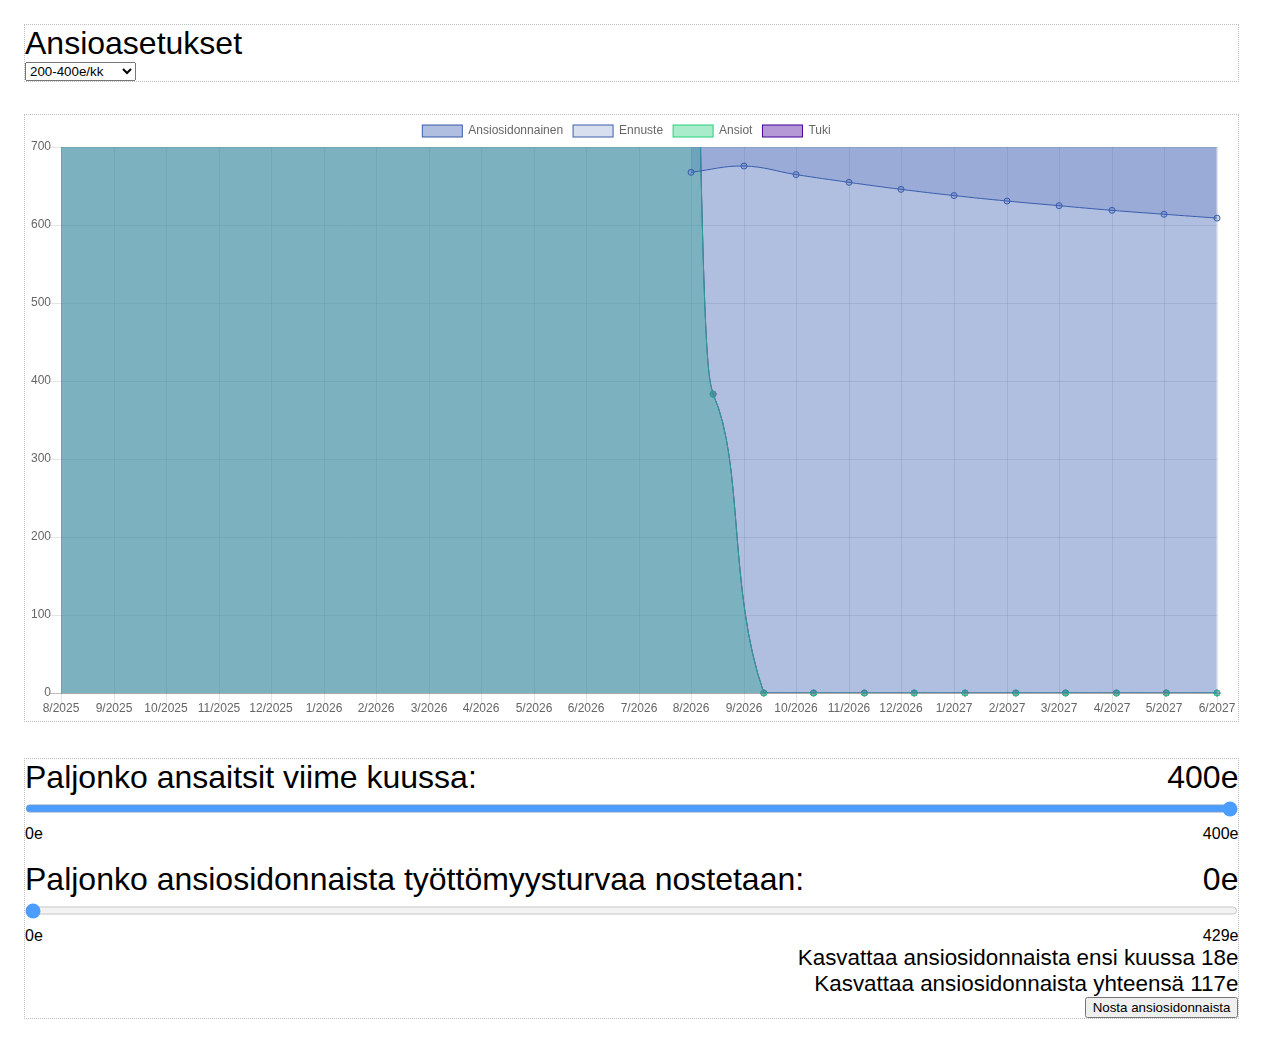
<file: dbi.html>
<!DOCTYPE HTML PUBLIC "-//W3C//DTD HTML 4.01//EN" "http://www.w3.org/TR/html4/strict.dtd">
<html>
<head>
	<title>Dynaaminen Ansiosidonnainen</title>
	<meta charset="UTF-8"> 
</head>
<body onload="_onload();">
	<script type="text/javascript" src="lib/Chart.bundle.js"></script>
	<script type="text/javascript" src="js/dbi.js"></script>
	<link rel="stylesheet" type="text/css" href="css/dbi.css">

	<div id="dbi_options_container" class="dbi_content_container">
		<div class="dbi_title">Ansioasetukset</div>
		<input id="dbi_chart_title_benefit" type="hidden" value="Ansiosidonnainen">
		<input id="dbi_chart_title_prediction" type="hidden" value="Ennuste">
		<input id="dbi_chart_title_revenue" type="hidden" value="Ansiot">
		<input id="dbi_chart_title_withdrawal" type="hidden" value="Tuki">
		<select id="dbi_revenue_preset" onchange="revenuePresetUpdate()">
			<option value="a">0e/kk</option>
			<option value="b">100-200e/kk</option>
			<option value="c">200-400e/kk</option>
			<option value="d">400-600e/kk</option>
			<option value="e">600-800e/kk</option>
			<option value="f">800-1200e/kk</option>
			<option value="g">1200-1600e/kk</option>
			<option value="h">1600-2000e/kk</option>
			<option value="i">2000-2500e/kk</option>
<!-- 
			<option value="j">2000e/kk</option>
			<option value="k">2200e/kk</option>
			<option value="l">2400e/kk</option>
 -->
		</select>
		<div class="dbi_hidden">
			<input id="dbi_work_months" class="hidden" type="text" name="ansiokuukaudet" value="" onchange="revenueSettingsUpdate()">
			<input id="dbi_revenue_average" type="text" name="keskiansio" placeholder="Keskiansio" onchange="revenueSettingsUpdate()">
			<input id="dbi_revenue_variance" type="text" name="vaihteluvali" placeholder="Vaihteluväli" onchange="revenueSettingsUpdate()">
			<input id="dbi_revenue_min" type="text" name="minimiansio" placeholder="Minimiansio" disabled>
			<input id="dbi_revenue_max" type="text" name="maksimiansio" placeholder="Maksimiansio" disabled>
			<button id="dbi_revenue_reset" onclick="dataReset()">Alusta vuoden ansiot</button>
		</div>

	</div>

	<div id="dbi_chart_container" class="dbi_content_container">
		<canvas id="dbi_chart"></canvas>
	</div>

	<div id="dbi_benefit_slider_container" class="dbi_content_container">
		<span id="dbi_revenue_slider_title" class="dbi_title">Paljonko ansaitsit viime kuussa:</span>
		<span id="dbi_revenue_slider_value" class="dbi_title dbi_float_right">0e</span>
		<input id="dbi_revenue_slider" class="dbi_slider" type="range" min="0" max="100" value="100" oninput="revenueUpdateSliderValue()">
		<div id="dbi_revenue_slider_subtitles">
			<span id="dbi_revenue_slider_min" class="dbi_slider_subtitle dbi_float_left">0e</span>
			<span id="dbi_revenue_slider_max" class="dbi_slider_subtitle dbi_float_right">100e</span>
		</div>
		<br/>
		<br/>
		<span id="dbi_benefit_slider_title" class="dbi_title">Paljonko ansiosidonnaista työttömyysturvaa nostetaan:</span>
		<span id="dbi_benefit_slider_value" class="dbi_title dbi_float_right">0e</span>
		<input id="dbi_benefit_slider" class="dbi_slider" type="range" min="0" max="100" value="0" oninput="benefitUpdateSliderValue()">
		<div id="dbi_benefit_slider_subtitles">
			<span id="dbi_benefit_slider_min" class="dbi_slider_subtitle dbi_float_left">0e</span>
			<span id="dbi_benefit_slider_max" class="dbi_slider_subtitle dbi_float_right">100e</span>
		</div>
		<div>
			<div id="dbi_benefit_change_month" class="dbi_title_minor dbi_float_right_newline">
				<span id="dbi_benefit_change_month_increase" class="">Kasvattaa</span>
				<span id="dbi_benefit_change_month_decrease" class="">Vähentää</span>
				<span id="dbi_benefit_change_month"> ansiosidonnaista ensi kuussa </span>
				<span id="dbi_benefit_change_month_value">20e</span>
			</div>
			<div id="dbi_benefit_change_total" class="dbi_title_minor dbi_float_right_newline">
				<span id="dbi_benefit_change_total_increase" class="">Kasvattaa</span>
				<span id="dbi_benefit_change_total_decrease" class="">Vähentää</span>
				<span id="dbi_benefit_change_total"> ansiosidonnaista yhteensä </span>
				<span id="dbi_benefit_change_total_value">300e</span>
			</div>
		</div>
		<button id="dbi_collect_benefit" class="dbi_float_right_newline" onclick="benefitCollect()">Nosta ansiosidonnaista</button>
	</div>

</body>
</html>
</file>
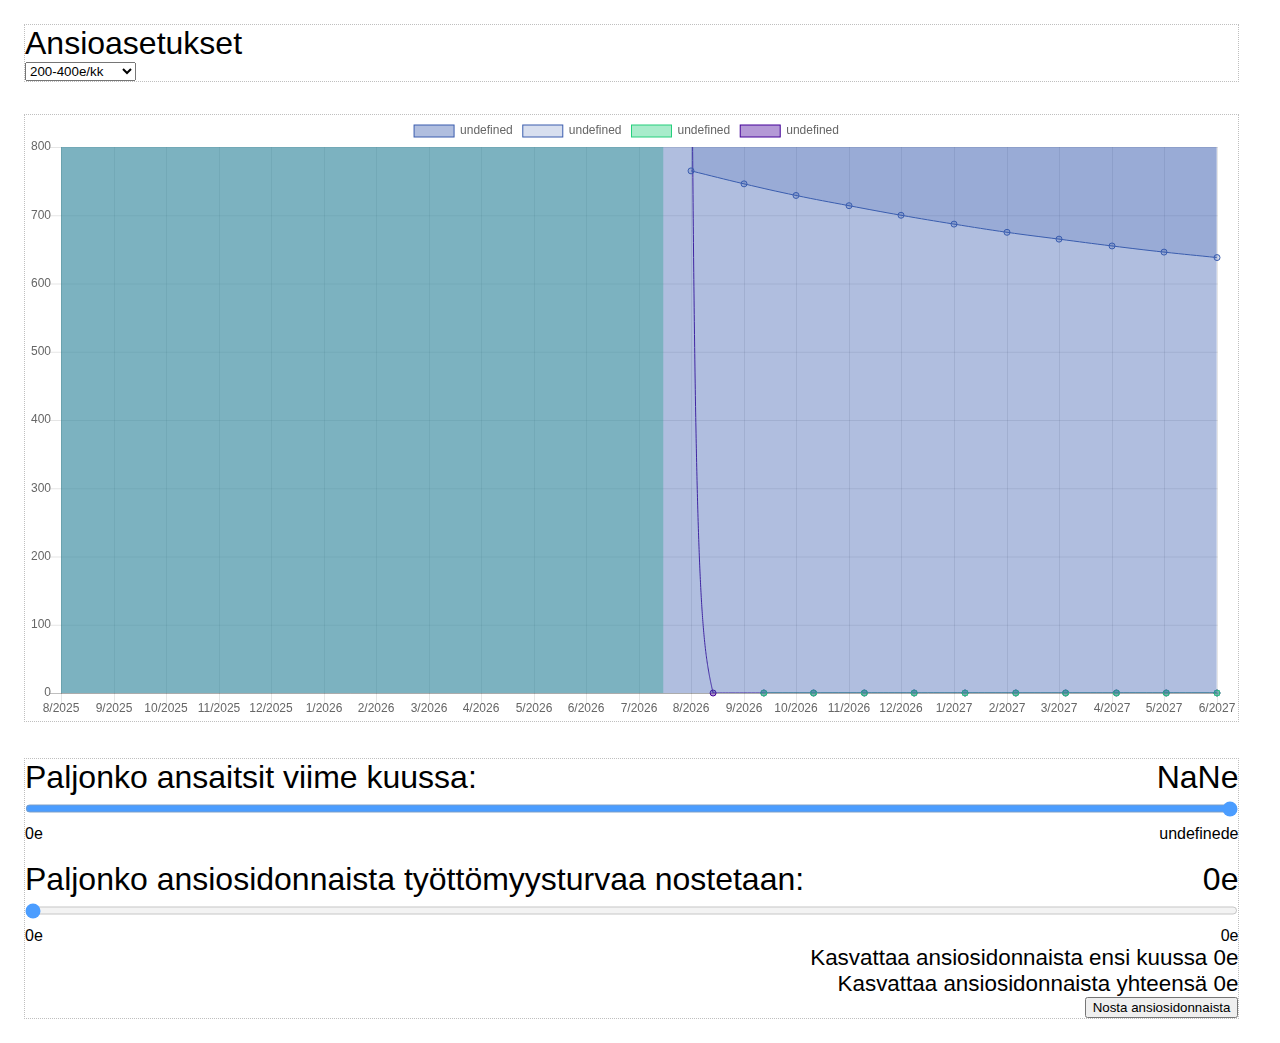
<file: dbi_fi.html>
<!DOCTYPE HTML PUBLIC "-//W3C//DTD HTML 4.01//EN" "http://www.w3.org/TR/html4/strict.dtd">
<html>
<head>
	<title>Dynaaminen Ansiosidonnainen</title>
	<meta charset="UTF-8"> 
</head>
<body onload="_onload();">
	<script type="text/javascript" src="lib/Chart.bundle.js"></script>
	<script type="text/javascript" src="js/dbi.js"></script>
	<link rel="stylesheet" type="text/css" href="css/dbi.css">

	<div id="dbi_options_container" class="dbi_content_container">
		<div class="dbi_title">Ansioasetukset</div>
		<select id="dbi_revenue_preset" onchange="revenuePresetUpdate()">
			<option value="a">0e/kk</option>
			<option value="b">100-200e/kk</option>
			<option value="c">200-400e/kk</option>
			<option value="d">400-600e/kk</option>
			<option value="e">600-800e/kk</option>
			<option value="f">800-1200e/kk</option>
			<option value="g">1200-1600e/kk</option>
			<option value="h">1600-2000e/kk</option>
			<option value="i">2000-2500e/kk</option>
<!-- 
			<option value="j">2000e/kk</option>
			<option value="k">2200e/kk</option>
			<option value="l">2400e/kk</option>
 -->
		</select>
		<div class="dbi_hidden">
			<input id="dbi_ansiokuukaudet" class="hidden" type="text" name="ansiokuukaudet" value="" onchange="revenueSettingsUpdate()">
			<input id="dbi_keskiansio" type="text" name="keskiansio" placeholder="Keskiansio" onchange="revenueSettingsUpdate()">
			<input id="dbi_vaihteluvali" type="text" name="vaihteluvali" placeholder="Vaihteluväli" onchange="revenueSettingsUpdate()">
			<input id="dbi_minimiansio" type="text" name="minimiansio" placeholder="Minimiansio" disabled>
			<input id="dbi_maksimiansio" type="text" name="maksimiansio" placeholder="Maksimiansio" disabled>
			<button id="dbi_arvoansiot" onclick="dataReset()">Alusta vuoden ansiot</button>
		</div>

	</div>

	<div id="dbi_chart_container" class="dbi_content_container">
		<canvas id="dbi_chart"></canvas>
	</div>

	<div id="dbi_benefit_slider_container" class="dbi_content_container">
		<span id="dbi_revenue_slider_title" class="dbi_title">Paljonko ansaitsit viime kuussa:</span>
		<span id="dbi_revenue_slider_value" class="dbi_title dbi_float_right">0e</span>
		<input id="dbi_revenue_slider" class="dbi_slider" type="range" min="0" max="100" value="100" oninput="revenueUpdateSliderValue()">
		<div id="dbi_revenue_slider_subtitles">
			<span id="dbi_revenue_slider_min" class="dbi_slider_subtitle dbi_float_left">0e</span>
			<span id="dbi_revenue_slider_max" class="dbi_slider_subtitle dbi_float_right">100e</span>
		</div>
		<br/>
		<br/>
		<span id="dbi_benefit_slider_title" class="dbi_title">Paljonko ansiosidonnaista työttömyysturvaa nostetaan:</span>
		<span id="dbi_benefit_slider_value" class="dbi_title dbi_float_right">0e</span>
		<input id="dbi_benefit_slider" class="dbi_slider" type="range" min="0" max="100" value="0" oninput="benefitUpdateSliderValue()">
		<div id="dbi_benefit_slider_subtitles">
			<span id="dbi_benefit_slider_min" class="dbi_slider_subtitle dbi_float_left">0e</span>
			<span id="dbi_benefit_slider_max" class="dbi_slider_subtitle dbi_float_right">100e</span>
		</div>
		<div>
			<div id="dbi_benefit_change_month" class="dbi_title_minor dbi_float_right_newline">
				<span id="dbi_benefit_change_month_increase" class="">Kasvattaa</span>
				<span id="dbi_benefit_change_month_decrease" class="">Vähentää</span>
				<span id="dbi_benefit_change_month"> ansiosidonnaista ensi kuussa </span>
				<span id="dbi_benefit_change_month_value">20e</span>
			</div>
			<div id="dbi_benefit_change_total" class="dbi_title_minor dbi_float_right_newline">
				<span id="dbi_benefit_change_total_increase" class="">Kasvattaa</span>
				<span id="dbi_benefit_change_total_decrease" class="">Vähentää</span>
				<span id="dbi_benefit_change_total"> ansiosidonnaista yhteensä </span>
				<span id="dbi_benefit_change_total_value">300e</span>
			</div>
		</div>
		<button id="dbi_collect_benefit" class="dbi_float_right_newline" onclick="benefitCollect()">Nosta ansiosidonnaista</button>
	</div>

</body>
</html>
</file>
<file: css/dbi.css>
body {
    font-family: 'Neutzeit Grotesk', 'Helvetica Neue', Helvetica, Arial, sans-serif;	
}

#dbi_chart_container {
	max-height: 800px;
	/*max-width: 880px;*/
}

.dbi_content_container {
	display: inline-block;
    margin: 1em;	
    width: 96%; 
	/*max-width: 890px;*/
	border: rgba(128,128,128,0.5) 1px dotted;
}

.dbi_float_left {
	float: left;
}

.dbi_float_left_newline {
	float: left;
	clear: left;
}

.dbi_float_right {
	float: right;
}

.dbi_float_right_newline {
	float: right;
	clear: right;
}

.dbi_hidden {
	display: none;
}

.dbi_heading {
	font-size: 2em;
}

.dbi_slider {
    width: 100%; 
    margin: 0;
    height: 25px; 
    background: #f8f8f8; 
    outline: none; 
    opacity: 0.7; 
    transition: opacity .2s;
}

.dbi_slider:hover {
    opacity: 1; /* Fully shown on mouse-over */
}

#dbi_slider_subtitles {
	font-size: 0.8em;
	margin-bottom: 2.6em;
}

.dbi_title {
	font-size: 2em;
}

.dbi_title_minor {
	font-size: 1.4em;
}
</file>
